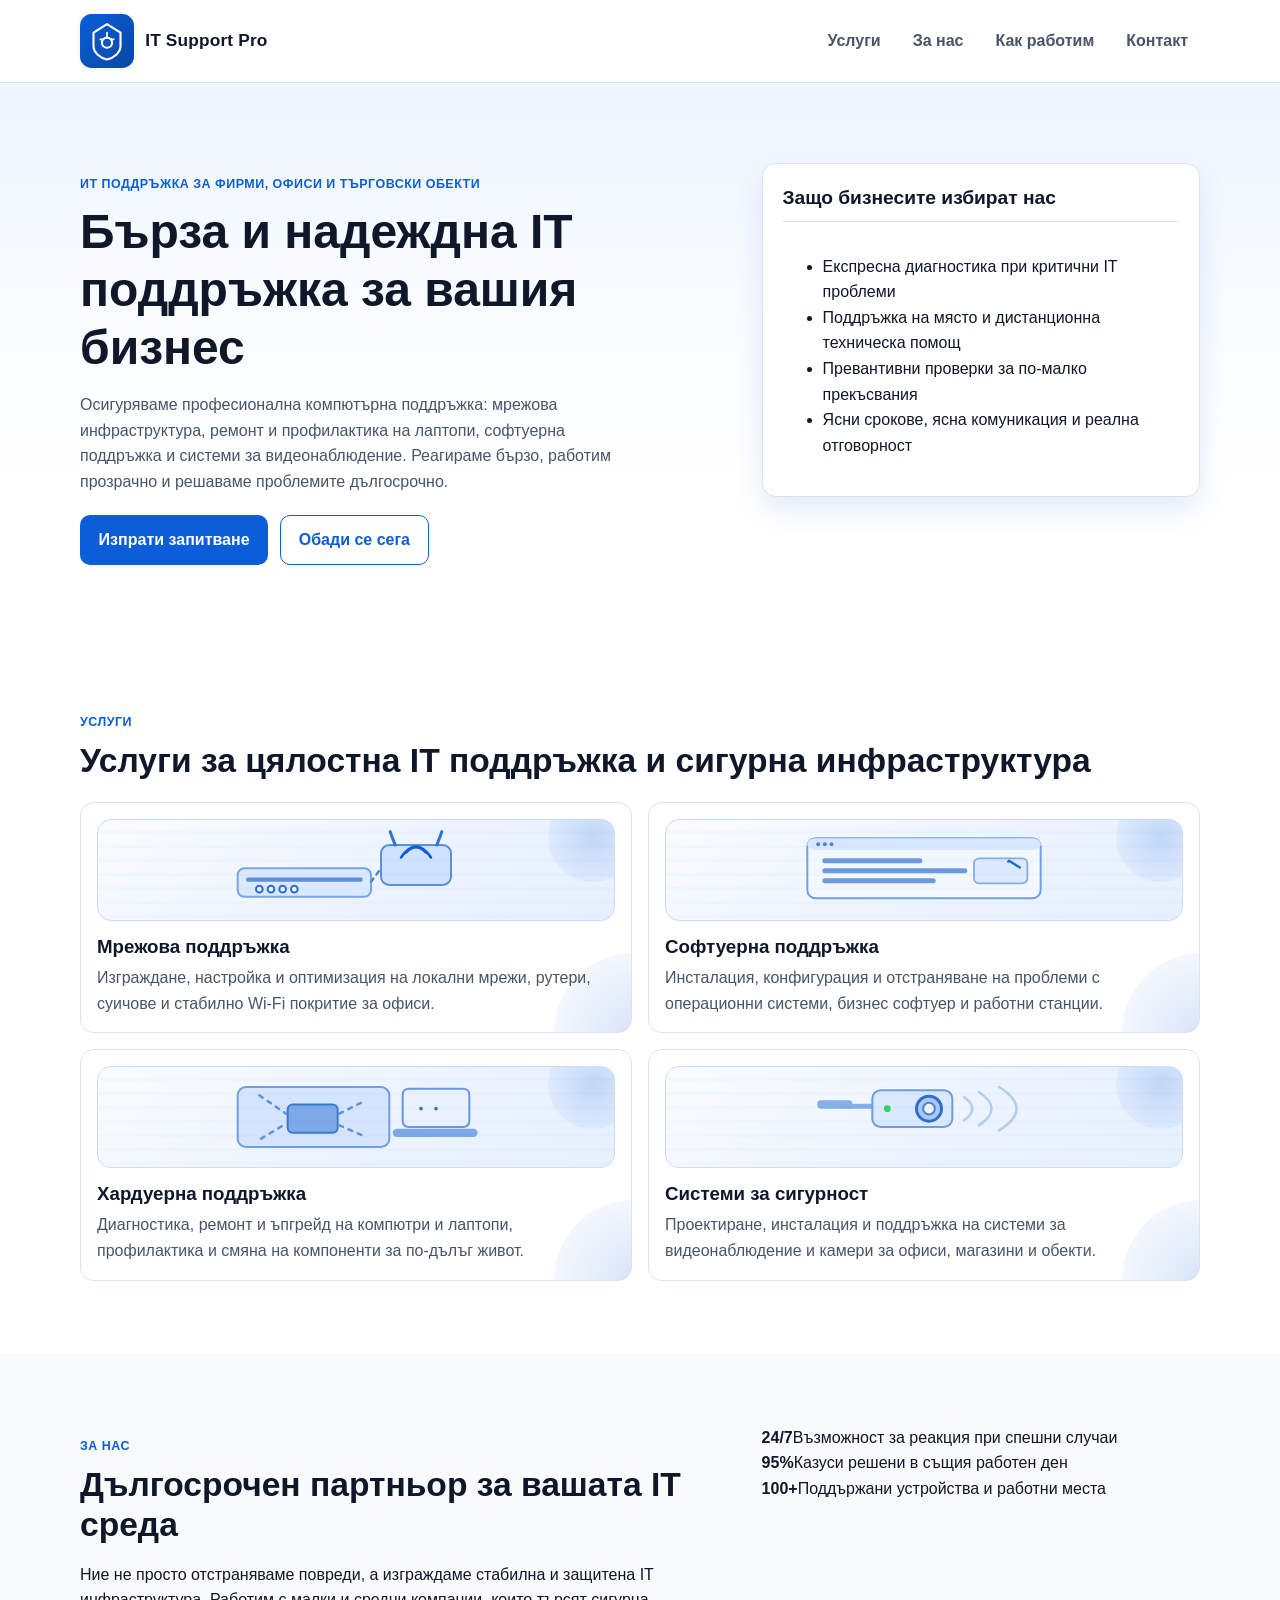
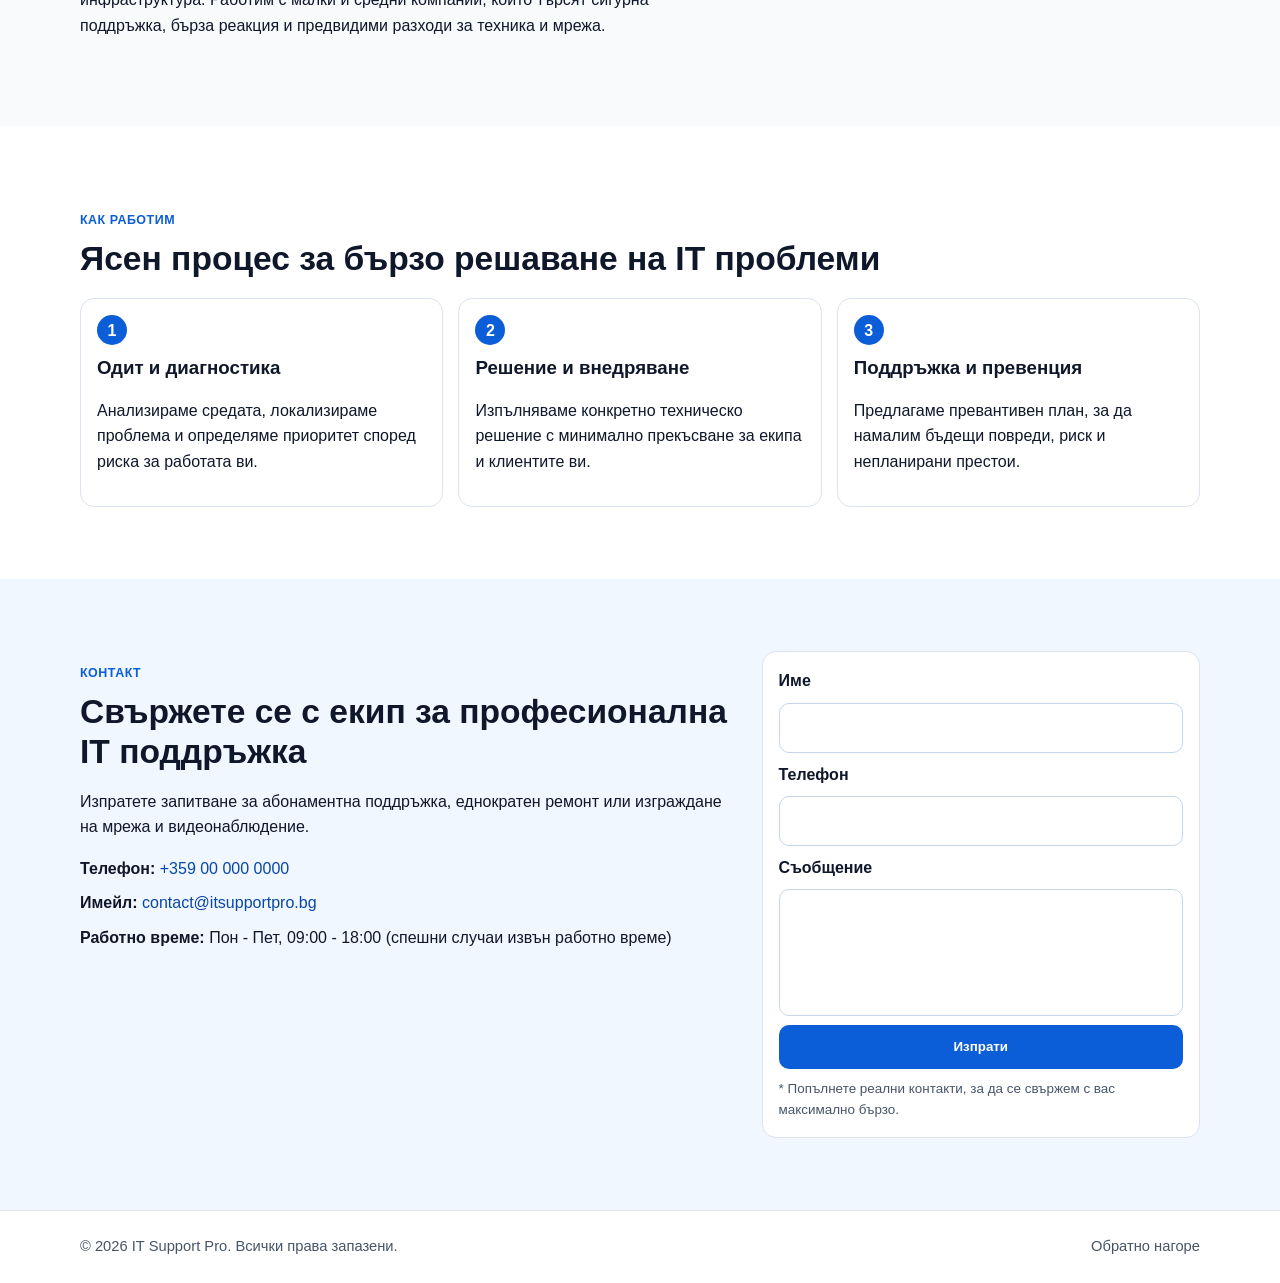
<file: index.html>
<!DOCTYPE html>
<html lang="bg">
<head>
  <meta charset="UTF-8" />
  <meta name="viewport" content="width=device-width, initial-scale=1.0" />
  <title>IT Support Pro | IT поддръжка, мрежи, лаптопи и видеонаблюдение</title>
  <meta
    name="description"
    content="Професионална IT поддръжка за фирми: компютри и лаптопи, мрежова поддръжка, софтуерни проблеми и системи за видеонаблюдение с бърза реакция."
  />
  <meta property="og:title" content="IT Support Pro | IT поддръжка за фирми и офиси" />
  <meta
    property="og:description"
    content="Надеждна IT поддръжка: мрежи, лаптопи, софтуер и видеонаблюдение. Бърза диагностика и ясно решение за вашия бизнес."
  />
  <meta property="og:type" content="website" />
  <meta property="og:locale" content="bg_BG" />
  <meta property="og:image" content="logo.svg" />
  <link rel="icon" href="logo.svg" />
  <link rel="stylesheet" href="styles.css" />
  <script type="application/ld+json">
    {
      "@context": "https://schema.org",
      "@type": "LocalBusiness",
      "name": "IT Support Pro",
      "description": "Професионална IT поддръжка: мрежи, лаптопи, софтуер, хардуер и видеонаблюдение.",
      "url": "https://example.com",
      "telephone": "+359000000000",
      "email": "contact@itsupportpro.bg",
      "areaServed": "Bulgaria",
      "serviceType": [
        "Мрежова поддръжка",
        "Софтуерна поддръжка",
        "Хардуерна поддръжка",
        "Системи за видеонаблюдение"
      ]
    }
  </script>
</head>
<body>
  <header class="site-header">
    <div class="container nav-wrap">
      <a href="#home" class="brand" aria-label="Начало">
        <img src="logo.svg" alt="IT Support Pro лого" class="brand-logo" />
        <span class="brand-text">IT Support Pro</span>
      </a>

      <button class="nav-toggle" aria-label="Отвори меню" aria-expanded="false">
        <span></span>
        <span></span>
        <span></span>
      </button>

      <nav class="main-nav" aria-label="Основно меню">
        <a href="#services">Услуги</a>
        <a href="#about">За нас</a>
        <a href="#process">Как работим</a>
        <a href="#contact">Контакт</a>
      </nav>
    </div>
  </header>

  <main id="home">
    <section class="hero">
      <div class="container hero-grid">
        <div>
          <p class="eyebrow">ИТ поддръжка за фирми, офиси и търговски обекти</p>
          <h1>Бърза и надеждна IT поддръжка за вашия бизнес</h1>
          <p class="hero-text">
            Осигуряваме професионална компютърна поддръжка: мрежова инфраструктура, ремонт и
            профилактика на лаптопи, софтуерна поддръжка и системи за видеонаблюдение.
            Реагираме бързо, работим прозрачно и решаваме проблемите дългосрочно.
          </p>
          <div class="hero-actions">
            <a class="btn btn-primary" href="#contact">Изпрати запитване</a>
            <a class="btn btn-secondary" href="tel:+359000000000">Обади се сега</a>
          </div>
        </div>
        <aside class="hero-card" aria-label="Ключови предимства">
          <h2>Защо бизнесите избират нас</h2>
          <ul>
            <li>Експресна диагностика при критични IT проблеми</li>
            <li>Поддръжка на място и дистанционна техническа помощ</li>
            <li>Превантивни проверки за по-малко прекъсвания</li>
            <li>Ясни срокове, ясна комуникация и реална отговорност</li>
          </ul>
        </aside>
      </div>
    </section>

    <section id="services" class="section">
      <div class="container">
        <p class="section-eyebrow">Услуги</p>
        <h2>Услуги за цялостна IT поддръжка и сигурна инфраструктура</h2>
        <div class="cards service-cards">
          <article class="card service-card service-network reveal-card">
            <div class="service-visual" aria-hidden="true">
              <svg class="service-svg" viewBox="0 0 360 120" role="presentation">
                <rect class="rack-base" x="38" y="58" width="160" height="34" rx="8"></rect>
                <rect class="rack-strip" x="48" y="69" width="140" height="5" rx="2"></rect>
                <circle class="port p1" cx="64" cy="83" r="4"></circle>
                <circle class="port p2" cx="78" cy="83" r="4"></circle>
                <circle class="port p3" cx="92" cy="83" r="4"></circle>
                <circle class="port p4" cx="106" cy="83" r="4"></circle>
                <rect class="router" x="210" y="30" width="84" height="48" rx="10"></rect>
                <line class="antenna a1" x1="227" y1="30" x2="221" y2="14"></line>
                <line class="antenna a2" x1="277" y1="30" x2="283" y2="14"></line>
                <path class="signal s1" d="M240 39 Q252 26 264 39"></path>
                <path class="signal s2" d="M234 45 Q252 19 270 45"></path>
                <line class="network-link" x1="198" y1="74" x2="210" y2="58"></line>
              </svg>
            </div>
            <h3>Мрежова поддръжка</h3>
            <p>Изграждане, настройка и оптимизация на локални мрежи, рутери, суичове и стабилно Wi-Fi покритие за офиси.</p>
          </article>
          <article class="card service-card service-software reveal-card">
            <div class="service-visual" aria-hidden="true">
              <svg class="service-svg" viewBox="0 0 360 120" role="presentation">
                <rect class="ui-screen" x="40" y="22" width="280" height="72" rx="10"></rect>
                <rect class="ui-topbar" x="40" y="22" width="280" height="14" rx="10"></rect>
                <circle class="ui-dot" cx="53" cy="29" r="2.3"></circle>
                <circle class="ui-dot" cx="61" cy="29" r="2.3"></circle>
                <circle class="ui-dot" cx="69" cy="29" r="2.3"></circle>
                <rect class="code-row r1" x="58" y="46" width="120" height="6" rx="3"></rect>
                <rect class="code-row r2" x="58" y="58" width="174" height="6" rx="3"></rect>
                <rect class="code-row r3" x="58" y="70" width="136" height="6" rx="3"></rect>
                <rect class="status-card" x="240" y="46" width="64" height="30" rx="6"></rect>
                <polyline class="status-line" points="248,67 260,54 270,61 282,49 295,57"></polyline>
              </svg>
            </div>
            <h3>Софтуерна поддръжка</h3>
            <p>Инсталация, конфигурация и отстраняване на проблеми с операционни системи, бизнес софтуер и работни станции.</p>
          </article>
          <article class="card service-card service-hardware reveal-card">
            <div class="service-visual" aria-hidden="true">
              <svg class="service-svg" viewBox="0 0 360 120" role="presentation">
                <rect class="board" x="38" y="24" width="182" height="72" rx="10"></rect>
                <rect class="chip" x="98" y="45" width="60" height="34" rx="6"></rect>
                <line class="trace t1" x1="64" y1="34" x2="96" y2="56"></line>
                <line class="trace t2" x1="66" y1="86" x2="96" y2="68"></line>
                <line class="trace t3" x1="160" y1="56" x2="192" y2="40"></line>
                <line class="trace t4" x1="160" y1="70" x2="192" y2="84"></line>
                <rect class="laptop-screen" x="236" y="26" width="80" height="46" rx="7"></rect>
                <rect class="laptop-base" x="224" y="74" width="102" height="10" rx="5"></rect>
                <circle class="diag-node n1" cx="258" cy="50" r="3"></circle>
                <circle class="diag-node n2" cx="276" cy="50" r="3"></circle>
              </svg>
            </div>
            <h3>Хардуерна поддръжка</h3>
            <p>Диагностика, ремонт и ъпгрейд на компютри и лаптопи, профилактика и смяна на компоненти за по-дълъг живот.</p>
          </article>
          <article class="card service-card service-security reveal-card">
            <div class="service-visual" aria-hidden="true">
              <svg class="service-svg" viewBox="0 0 360 120" role="presentation">
                <rect class="cam-bracket" x="52" y="40" width="42" height="10" rx="4"></rect>
                <rect class="cam-arm" x="86" y="44" width="34" height="6" rx="3"></rect>
                <rect class="cam-body" x="118" y="28" width="96" height="44" rx="10"></rect>
                <circle class="cam-lens-outer" cx="186" cy="50" r="15"></circle>
                <circle class="cam-lens-inner" cx="186" cy="50" r="7"></circle>
                <circle class="cam-led" cx="136" cy="50" r="4"></circle>
                <path class="scan w1" d="M228 36 Q248 50 228 64"></path>
                <path class="scan w2" d="M246 30 Q276 50 246 70"></path>
                <path class="scan w3" d="M270 24 Q312 50 270 76"></path>
              </svg>
            </div>
            <h3>Системи за сигурност</h3>
            <p>Проектиране, инсталация и поддръжка на системи за видеонаблюдение и камери за офиси, магазини и обекти.</p>
          </article>
        </div>
      </div>
    </section>

    <section id="about" class="section section-muted">
      <div class="container two-col">
        <div>
          <p class="section-eyebrow">За нас</p>
          <h2>Дългосрочен партньор за вашата IT среда</h2>
          <p>
            Ние не просто отстраняваме повреди, а изграждаме стабилна и защитена IT инфраструктура.
            Работим с малки и средни компании, които търсят сигурна поддръжка, бърза реакция и
            предвидими разходи за техника и мрежа.
          </p>
        </div>
        <div class="stats">
          <div><strong>24/7</strong><span>Възможност за реакция при спешни случаи</span></div>
          <div><strong>95%</strong><span>Казуси решени в същия работен ден</span></div>
          <div><strong>100+</strong><span>Поддържани устройства и работни места</span></div>
        </div>
      </div>
    </section>

    <section id="process" class="section">
      <div class="container">
        <p class="section-eyebrow">Как работим</p>
        <h2>Ясен процес за бързо решаване на IT проблеми</h2>
        <div class="steps">
          <article>
            <span>1</span>
            <h3>Одит и диагностика</h3>
            <p>Анализираме средата, локализираме проблема и определяме приоритет според риска за работата ви.</p>
          </article>
          <article>
            <span>2</span>
            <h3>Решение и внедряване</h3>
            <p>Изпълняваме конкретно техническо решение с минимално прекъсване за екипа и клиентите ви.</p>
          </article>
          <article>
            <span>3</span>
            <h3>Поддръжка и превенция</h3>
            <p>Предлагаме превантивен план, за да намалим бъдещи повреди, риск и непланирани престои.</p>
          </article>
        </div>
      </div>
    </section>

    <section id="contact" class="section section-contact">
      <div class="container two-col">
        <div>
          <p class="section-eyebrow">Контакт</p>
          <h2>Свържете се с екип за професионална IT поддръжка</h2>
          <p>Изпратете запитване за абонаментна поддръжка, еднократен ремонт или изграждане на мрежа и видеонаблюдение.</p>
          <ul class="contact-list">
            <li><strong>Телефон:</strong> <a href="tel:+359000000000">+359 00 000 0000</a></li>
            <li><strong>Имейл:</strong> <a href="mailto:contact@itsupportpro.bg">contact@itsupportpro.bg</a></li>
            <li><strong>Работно време:</strong> Пон - Пет, 09:00 - 18:00 (спешни случаи извън работно време)</li>
          </ul>
        </div>

        <form class="contact-form" action="#" method="post" novalidate>
          <label for="name">Име</label>
          <input id="name" name="name" type="text" required />

          <label for="phone">Телефон</label>
          <input id="phone" name="phone" type="tel" required />

          <label for="message">Съобщение</label>
          <textarea id="message" name="message" rows="4" required></textarea>

          <button type="submit" class="btn btn-primary">Изпрати</button>
          <p class="form-note">* Попълнете реални контакти, за да се свържем с вас максимално бързо.</p>
        </form>
      </div>
    </section>
  </main>

  <footer class="site-footer">
    <div class="container footer-wrap">
      <p>© <span id="year"></span> IT Support Pro. Всички права запазени.</p>
      <a href="#home">Обратно нагоре</a>
    </div>
  </footer>

  <script src="script.js"></script>
</body>
</html>
</file>
<file: styles.css>
:root {
  --primary: #0b5ed7;
  --primary-dark: #0847a6;
  --text: #0f172a;
  --muted: #475569;
  --bg: #f8fafc;
  --white: #ffffff;
  --border: #dbe3ef;
  --radius: 14px;
  --shadow: 0 12px 28px rgba(11, 94, 215, 0.12);
}

*,
*::before,
*::after {
  box-sizing: border-box;
}

html {
  scroll-behavior: smooth;
}

body {
  margin: 0;
  font-family: "Segoe UI", Roboto, Arial, sans-serif;
  color: var(--text);
  background: var(--white);
  line-height: 1.6;
}

img {
  max-width: 100%;
  display: block;
}

a {
  color: inherit;
  text-decoration: none;
}

.container {
  width: min(1120px, 92%);
  margin: 0 auto;
}

.site-header {
  position: sticky;
  top: 0;
  z-index: 10;
  background: rgba(255, 255, 255, 0.95);
  backdrop-filter: blur(8px);
  border-bottom: 1px solid var(--border);
}

.nav-wrap {
  min-height: 82px;
  display: flex;
  align-items: center;
  justify-content: space-between;
  gap: 1rem;
}

.brand {
  display: inline-flex;
  align-items: center;
  gap: 0.7rem;
}

.brand-logo {
  height: 54px;
  width: auto;
  max-width: 200px;
  object-fit: contain;
  filter: drop-shadow(0 1px 2px rgba(15, 23, 42, 0.08));
}

.brand-text {
  font-weight: 700;
  font-size: 1.08rem;
  letter-spacing: 0.01em;
}

.nav-toggle {
  width: 44px;
  height: 44px;
  border: 1px solid var(--border);
  background: var(--white);
  border-radius: 10px;
  display: inline-flex;
  flex-direction: column;
  justify-content: center;
  gap: 5px;
  padding: 0 11px;
  cursor: pointer;
}

.nav-toggle span {
  height: 2px;
  background: var(--text);
  border-radius: 99px;
}

.main-nav {
  position: absolute;
  top: 82px;
  left: 0;
  right: 0;
  background: var(--white);
  border-bottom: 1px solid var(--border);
  display: none;
  flex-direction: column;
}

.main-nav a {
  padding: 0.9rem 4%;
  color: var(--muted);
  font-weight: 600;
}

.main-nav a:hover {
  color: var(--primary);
}

.main-nav .lang-switch {
  color: var(--primary);
  border: 1px solid #bdd7ff;
  border-radius: 8px;
  margin: 0.5rem 4%;
  padding: 0.45rem 0.75rem;
  text-align: center;
}


.main-nav.is-open {
  display: flex;
}

.hero {
  background: linear-gradient(180deg, #eff6ff 0%, #ffffff 72%);
  padding: 4rem 0 3rem;
}

.hero-grid {
  display: grid;
  gap: 1.4rem;
}

.eyebrow,
.section-eyebrow {
  color: var(--primary);
  font-weight: 700;
  letter-spacing: 0.04em;
  text-transform: uppercase;
  font-size: 0.78rem;
  margin-bottom: 0.5rem;
}

h1,
h2,
h3 {
  line-height: 1.2;
  margin-top: 0;
}

h1 {
  font-size: clamp(1.85rem, 5vw, 3rem);
  margin-bottom: 0.8rem;
}

h2 {
  font-size: clamp(1.45rem, 3.7vw, 2.1rem);
  margin-bottom: 1rem;
}

.hero-text {
  color: var(--muted);
  max-width: 64ch;
}

.hero-actions {
  display: flex;
  flex-wrap: wrap;
  gap: 0.75rem;
  margin-top: 1.25rem;
}

.btn {
  display: inline-flex;
  align-items: center;
  justify-content: center;
  min-height: 44px;
  padding: 0.7rem 1.1rem;
  border-radius: 10px;
  border: 1px solid transparent;
  font-weight: 700;
  cursor: pointer;
}

.btn-primary {
  color: var(--white);
  background: var(--primary);
}

.btn-primary:hover {
  background: var(--primary-dark);
}

.btn-secondary {
  color: var(--primary);
  border-color: var(--primary);
  background: var(--white);
}

.hero-card {
  background: var(--white);
  border: 1px solid var(--border);
  border-radius: var(--radius);
  box-shadow: var(--shadow);
  padding: 1.35rem 1.25rem;
  display: grid;
  gap: 1rem;
}

.hero-card h2 {
  font-size: 1.2rem;
  margin: 0;
  padding-bottom: 0.75rem;
  border-bottom: 1px solid var(--border);
}

.hero-card-body {
  display: grid;
  gap: 0.65rem;
}

.hero-card-lead {
  margin: 0;
  color: var(--text);
  font-size: 1rem;
  font-weight: 700;
  line-height: 1.45;
}

.hero-card-intro {
  margin: 0;
  color: var(--muted);
  font-size: 0.94rem;
  line-height: 1.6;
}

.hero-benefits {
  margin: 0;
  padding: 0;
  list-style: none;
  display: grid;
  gap: 0.65rem;
}

.hero-benefits li {
  position: relative;
  padding-left: 1.55rem;
  color: var(--muted);
  font-size: 0.94rem;
  line-height: 1.45;
}

.hero-benefits li::before {
  content: "";
  position: absolute;
  left: 0;
  top: 0.42rem;
  width: 0.55rem;
  height: 0.55rem;
  border-radius: 50%;
  background: var(--primary);
  box-shadow: 0 0 0 3px rgba(11, 94, 215, 0.14);
}

.section {
  padding: 3.4rem 0;
}

.section-muted {
  background: var(--bg);
}

.cards {
  display: grid;
  gap: 1rem;
  margin-top: 1.3rem;
}

.card {
  border: 1px solid var(--border);
  border-radius: var(--radius);
  padding: 1rem;
  background: var(--white);
}

.service-card {
  position: relative;
  overflow: hidden;
  isolation: isolate;
  transition: transform 0.28s ease, box-shadow 0.28s ease, border-color 0.28s ease;
}

.service-card::before {
  content: "";
  position: absolute;
  inset: auto -15% -35% auto;
  width: 160px;
  height: 160px;
  border-radius: 50%;
  background: radial-gradient(circle, rgba(11, 94, 215, 0.16), rgba(11, 94, 215, 0));
  z-index: -1;
}

.service-visual {
  position: relative;
  height: 102px;
  border: 1px solid #c9dcfb;
  border-radius: 14px;
  margin-bottom: 0.9rem;
  background: linear-gradient(140deg, #f9fbff 0%, #edf4ff 55%, #e7f0ff 100%);
  overflow: hidden;
}

.service-visual::before {
  content: "";
  position: absolute;
  inset: 0;
  background: linear-gradient(transparent 78%, rgba(11, 94, 215, 0.05) 78%);
  background-size: 100% 14px;
  opacity: 0.45;
  pointer-events: none;
}

.service-visual::after {
  content: "";
  position: absolute;
  width: 90px;
  height: 90px;
  right: -24px;
  top: -28px;
  border-radius: 50%;
  background: radial-gradient(circle, rgba(11, 94, 215, 0.18), rgba(11, 94, 215, 0));
}

.reveal-card {
  opacity: 0;
  transform: translateY(14px);
  transition: opacity 0.6s ease, transform 0.6s ease, border-color 0.3s ease;
}

.reveal-card.is-visible {
  opacity: 1;
  transform: translateY(0);
}

.service-card:hover {
  border-color: #bdd7ff;
  transform: translateY(-4px);
  box-shadow: 0 16px 30px rgba(7, 43, 107, 0.12);
}

.card h3 {
  margin-bottom: 0.45rem;
}

.card p {
  margin: 0;
  color: var(--muted);
}

.service-svg {
  width: 100%;
  height: 100%;
}

.service-svg * {
  vector-effect: non-scaling-stroke;
}

.service-network .rack-base {
  fill: #dbe9ff;
  stroke: #79a4e8;
  stroke-width: 2;
}

.service-network .rack-strip {
  fill: #5e90dc;
}

.service-network .port {
  fill: #f4f9ff;
  stroke: #2a6fce;
  stroke-width: 2;
  animation: blinkPort 1.6s infinite;
}

.service-network .p2 { animation-delay: 0.2s; }
.service-network .p3 { animation-delay: 0.4s; }
.service-network .p4 { animation-delay: 0.6s; }

.service-network .router {
  fill: #cfe2ff;
  stroke: #5d8fd8;
  stroke-width: 2;
}

.service-network .antenna {
  stroke: #2e74d1;
  stroke-width: 3;
  stroke-linecap: round;
}

.service-network .signal {
  fill: none;
  stroke: #0b5ed7;
  stroke-width: 2.6;
  stroke-linecap: round;
  animation: wifiPulse 2s infinite ease-in-out;
}

.service-network .s2 {
  animation-delay: 0.35s;
}

.service-network .network-link {
  stroke: #4e83d5;
  stroke-width: 2.4;
  stroke-linecap: round;
  stroke-dasharray: 4 5;
  animation: moveDash 2.2s linear infinite;
}

.service-software .ui-screen {
  fill: #f3f8ff;
  stroke: #709fe2;
  stroke-width: 2;
}

.service-software .ui-topbar {
  fill: #d7e7ff;
}

.service-software .ui-dot {
  fill: #4d80cc;
}

.service-software .code-row {
  fill: #4f86da;
  opacity: 0.82;
  animation: codeBreath 2.4s infinite ease-in-out;
}

.service-software .r2 { animation-delay: 0.3s; }
.service-software .r3 { animation-delay: 0.6s; }

.service-software .status-card {
  fill: #dceaff;
  stroke: #85ace6;
  stroke-width: 1.8;
}

.service-software .status-line {
  fill: none;
  stroke: #2368cc;
  stroke-width: 2.4;
  stroke-linecap: round;
  stroke-linejoin: round;
  stroke-dasharray: 38;
  stroke-dashoffset: 38;
  animation: drawLine 2.8s infinite ease-in-out;
}

.service-hardware .board {
  fill: #d5e5ff;
  stroke: #6f9fe2;
  stroke-width: 2;
}

.service-hardware .chip {
  fill: #7ea9e9;
  stroke: #3a78d0;
  stroke-width: 2;
}

.service-hardware .trace {
  stroke: #5f92da;
  stroke-width: 2.5;
  stroke-linecap: round;
  stroke-dasharray: 4 6;
  animation: moveDash 2.5s linear infinite;
}

.service-hardware .t2,
.service-hardware .t4 {
  animation-direction: reverse;
}

.service-hardware .laptop-screen {
  fill: #eaf2ff;
  stroke: #6797dd;
  stroke-width: 2;
}

.service-hardware .laptop-base {
  fill: #7ea9e9;
}

.service-hardware .diag-node {
  fill: #2f72d0;
  stroke: #eaf2ff;
  stroke-width: 1.4;
  animation: nodePulse 2s infinite ease-in-out;
}

.service-hardware .n2 {
  animation-delay: 0.35s;
}

.service-security .cam-bracket,
.service-security .cam-arm {
  fill: #87afe7;
}

.service-security .cam-body {
  fill: #d9e9ff;
  stroke: #6d9ce0;
  stroke-width: 2;
}

.service-security .cam-lens-outer {
  fill: #a9c9f3;
  stroke: #2f6fcb;
  stroke-width: 3;
}

.service-security .cam-lens-inner {
  fill: #eef5ff;
  stroke: #4b82d2;
  stroke-width: 2;
}

.service-security .cam-led {
  fill: #2dd26f;
  animation: ledBlink 1.7s infinite ease-in-out;
}

.service-security .scan {
  fill: none;
  stroke: #236ad0;
  stroke-width: 2.6;
  stroke-linecap: round;
  opacity: 0.28;
  animation: scanWave 2.2s infinite ease-out;
}

.service-security .w2 { animation-delay: 0.35s; }
.service-security .w3 { animation-delay: 0.7s; }

.service-web .browser-frame {
  fill: #f3f8ff;
  stroke: #709fe2;
  stroke-width: 2;
}

.service-web .browser-bar {
  fill: #d7e7ff;
}

.service-web .browser-dot {
  fill: #4d80cc;
}

.service-web .url-bar {
  fill: #eaf2ff;
  stroke: #8eb4ea;
  stroke-width: 1.4;
}

.service-web .layout-header {
  fill: #5e90dc;
  opacity: 0.9;
}

.service-web .layout-sidebar {
  fill: #c5dcff;
  stroke: #7aa5e6;
  stroke-width: 1.6;
}

.service-web .layout-block {
  fill: #4f86da;
  opacity: 0.82;
  animation: codeBreath 2.4s infinite ease-in-out;
}

.service-web .b2 { animation-delay: 0.3s; }
.service-web .b3 { animation-delay: 0.6s; }

.service-web .phone-frame {
  fill: #dceaff;
  stroke: #6d9ce0;
  stroke-width: 2;
}

.service-web .phone-screen {
  fill: #f3f8ff;
  stroke: #85ace6;
  stroke-width: 1.6;
}

.service-web .phone-block {
  fill: #5e90dc;
  opacity: 0.75;
  animation: codeBreath 2.6s infinite ease-in-out;
}

.service-web .pb2 {
  animation-delay: 0.4s;
}

.service-web .sync-line {
  stroke: #4e83d5;
  stroke-width: 2.4;
  stroke-linecap: round;
  stroke-dasharray: 4 5;
  animation: moveDash 2.2s linear infinite;
}

@keyframes blinkPort {
  0%, 100% { fill: #f4f9ff; }
  50% { fill: #4b82d0; }
}

@keyframes wifiPulse {
  0%, 100% { opacity: 0.45; transform: translateY(0); }
  50% { opacity: 1; transform: translateY(-1px); }
}

@keyframes moveDash {
  to { stroke-dashoffset: -22; }
}

@keyframes codeBreath {
  0%, 100% { opacity: 0.5; transform: scaleX(0.94); transform-origin: left; }
  50% { opacity: 0.95; transform: scaleX(1); }
}

@keyframes drawLine {
  0% { stroke-dashoffset: 38; opacity: 0.2; }
  50% { stroke-dashoffset: 0; opacity: 1; }
  100% { stroke-dashoffset: -38; opacity: 0.2; }
}

@keyframes nodePulse {
  0%, 100% { transform: scale(1); opacity: 0.75; }
  50% { transform: scale(1.1); opacity: 1; }
}

@keyframes ledBlink {
  0%, 100% { opacity: 0.45; }
  50% { opacity: 1; }
}

@keyframes scanWave {
  0% { opacity: 0.12; }
  45% { opacity: 0.8; }
  100% { opacity: 0.1; }
}

.two-col {
  display: grid;
  gap: 1.2rem;
}

.highlights {
  display: grid;
  gap: 0.8rem;
}

.highlights div {
  border: 1px solid var(--border);
  border-radius: var(--radius);
  background: var(--white);
  padding: 0.9rem 1rem;
}

.highlights strong {
  display: block;
  color: var(--primary);
  font-size: 1.05rem;
  line-height: 1.2;
  margin-bottom: 0.25rem;
}

.highlights span {
  color: var(--muted);
  font-size: 0.95rem;
}

.steps {
  display: grid;
  gap: 0.95rem;
  margin-top: 1.2rem;
}

.steps article {
  border: 1px solid var(--border);
  border-radius: var(--radius);
  padding: 1rem;
}

.steps span {
  width: 30px;
  height: 30px;
  border-radius: 999px;
  background: var(--primary);
  color: var(--white);
  display: inline-grid;
  place-items: center;
  font-weight: 700;
  margin-bottom: 0.7rem;
}

.section-contact {
  background: #f1f7ff;
}

.contact-list {
  list-style: none;
  padding: 0;
  margin: 1rem 0 0;
  display: grid;
  gap: 0.55rem;
}

.contact-list a {
  color: var(--primary-dark);
}

.contact-form {
  background: var(--white);
  border: 1px solid var(--border);
  border-radius: var(--radius);
  padding: 1rem;
  display: grid;
  gap: 0.55rem;
}

.contact-form label {
  font-weight: 600;
}

.contact-form input:not(.iti__search-input),
.contact-form textarea {
  width: 100%;
  border: 1px solid #c7d5ea;
  border-radius: 10px;
  padding: 0.7rem;
  font: inherit;
}

.contact-form textarea {
  resize: none;
}

.contact-form input:not(.iti__search-input):focus,
.contact-form textarea:focus {
  border-color: var(--primary);
  outline: 2px solid rgba(11, 94, 215, 0.2);
}

.contact-form .iti {
  width: 100%;
}

.contact-form .iti__tel-input {
  width: 100%;
  min-height: 44px;
  border: 1px solid #c7d5ea;
  border-radius: 10px;
  padding: 0.7rem 0.7rem 0.7rem 0.55rem;
  font: inherit;
}

.contact-form .iti__tel-input:focus {
  border-color: var(--primary);
  outline: 2px solid rgba(11, 94, 215, 0.2);
}

.contact-form .iti__country-container {
  border-radius: 10px 0 0 10px;
}

.contact-form .iti__selected-country {
  border-radius: 10px 0 0 10px;
  padding-left: 0.55rem;
  padding-right: 0.35rem;
}

.contact-form .iti__selected-country-primary {
  border-radius: 10px 0 0 10px;
}

.contact-form .iti--separate-dial-code .iti__selected-dial-code {
  font-weight: 600;
  color: var(--text);
}

.contact-form .phone-field.is-invalid .iti__tel-input {
  border-color: #dc3545;
  outline: 2px solid rgba(220, 53, 69, 0.15);
}

.form-honey {
  position: absolute;
  left: -9999px;
  width: 1px;
  height: 1px;
  opacity: 0;
}

.formsubmit-iframe {
  display: none;
  width: 0;
  height: 0;
  border: 0;
}

.form-feedback {
  margin: 0;
  padding: 0.65rem 0.75rem;
  border-radius: 10px;
  font-size: 0.9rem;
  font-weight: 600;
  transition: opacity 0.3s ease;
}

.form-feedback.is-hiding {
  opacity: 0;
}

.form-feedback.is-success {
  color: #0f5132;
  background: #d1e7dd;
  border: 1px solid #a3cfbb;
}

.form-feedback.is-error {
  color: #842029;
  background: #f8d7da;
  border: 1px solid #f1aeb5;
}

.contact-form button:disabled {
  opacity: 0.7;
  cursor: not-allowed;
}

.form-note {
  margin: 0;
  color: var(--muted);
  font-size: 0.84rem;
}

.site-footer {
  border-top: 1px solid var(--border);
  background: var(--white);
}

.footer-wrap {
  min-height: 72px;
  display: flex;
  align-items: center;
  justify-content: space-between;
  gap: 1rem;
  color: var(--muted);
  font-size: 0.92rem;
}

@media (min-width: 768px) {
  .nav-toggle {
    display: none;
  }

  .main-nav {
    position: static;
    display: flex;
    flex-direction: row;
    border: 0;
    gap: 0.5rem;
  }

  .main-nav a {
    padding: 0.55rem 0.75rem;
    border-radius: 8px;
  }

  .main-nav a:hover {
    background: #eff6ff;
  }

  .main-nav .lang-switch {
    margin: 0;
    padding: 0.45rem 0.65rem;
  }

  .hero-grid,
  .two-col {
    grid-template-columns: 1.2fr 0.8fr;
    gap: 1.5rem;
    align-items: start;
  }

  .cards {
    grid-template-columns: repeat(2, minmax(0, 1fr));
  }

  .steps {
    grid-template-columns: repeat(3, minmax(0, 1fr));
  }
}

@media (min-width: 1080px) {
  .hero {
    padding: 5rem 0 4rem;
  }

  .section {
    padding: 4.5rem 0;
  }
}

@media (prefers-reduced-motion: reduce) {
  html {
    scroll-behavior: auto;
  }

  .reveal-card {
    opacity: 1;
    transform: none;
    transition: none;
  }

  .service-network .port,
  .service-network .signal,
  .service-network .network-link,
  .service-software .code-row,
  .service-software .status-line,
  .service-hardware .trace,
  .service-hardware .diag-node,
  .service-security .cam-led,
  .service-security .scan,
  .service-web .layout-block,
  .service-web .phone-block,
  .service-web .sync-line {
    animation: none;
  }
}
</file>
